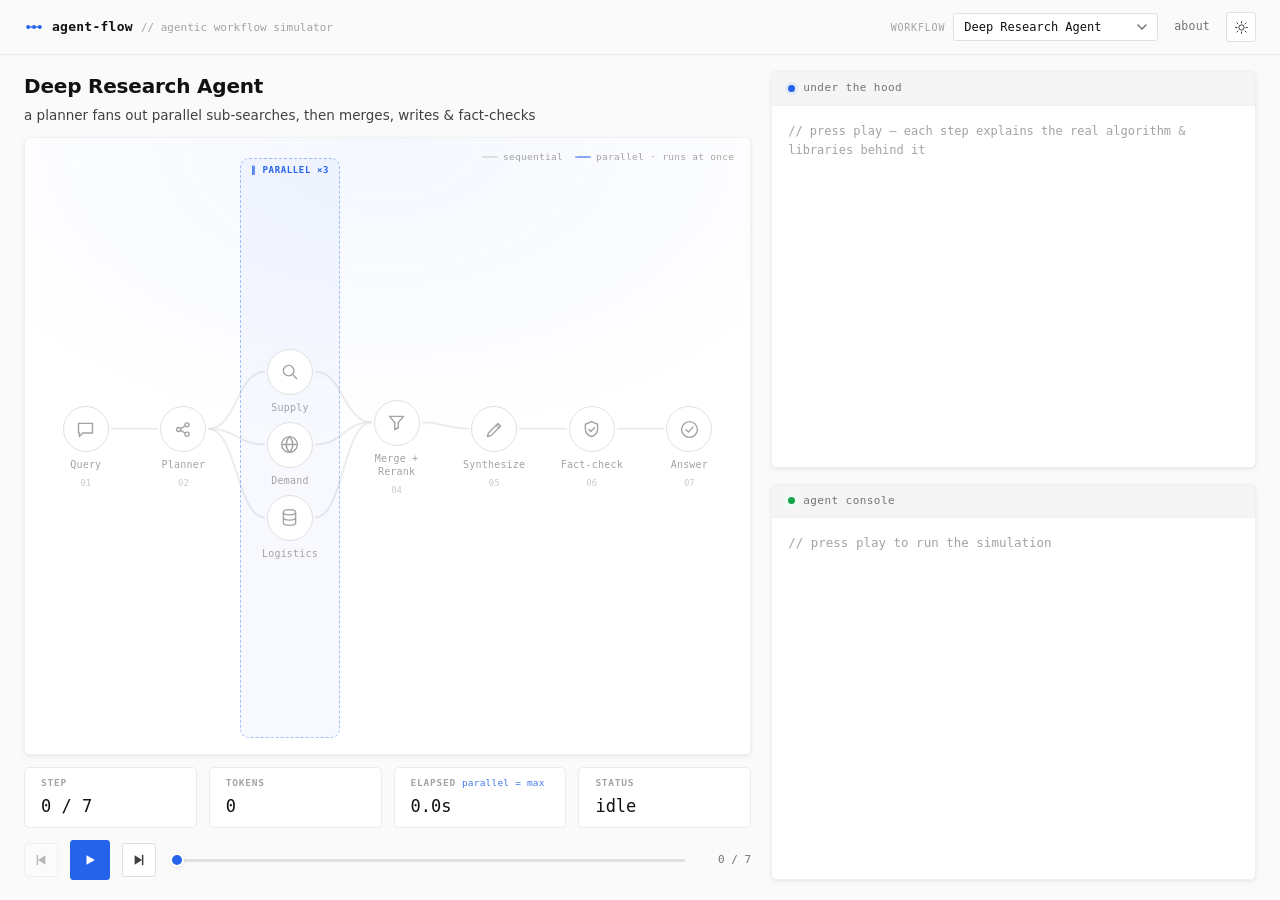
<file: ui/index.html>
<!DOCTYPE html>
<html lang="en">
<head>
<meta charset="UTF-8" />
<meta name="viewport" content="width=device-width, initial-scale=1" />
<title>agent-flow — agentic workflow simulator</title>
<meta name="description" content="A mock agentic-AI workflow simulator: watch real-shaped agent pipelines (deep research, RAG Q&A, multi-agent code review) execute step by step. Fully mocked — no live model calls — deterministic replay." />
<link rel="icon" href="data:image/svg+xml,%3Csvg xmlns='http://www.w3.org/2000/svg' viewBox='0 0 24 24'%3E%3Ccircle cx='5' cy='12' r='2.4' fill='%232563eb'/%3E%3Ccircle cx='12' cy='12' r='2.4' fill='%232563eb'/%3E%3Ccircle cx='19' cy='12' r='2.4' fill='%232563eb'/%3E%3Cpath d='M7.4 12h2.2M14.4 12h2.2' stroke='%232563eb' stroke-width='1.6'/%3E%3C/svg%3E" />
<link rel="stylesheet" href="style.css" />
<script>
  (function () {
    try {
      var stored = localStorage.getItem("agentflow-theme");
      var theme = stored || (window.matchMedia("(prefers-color-scheme: dark)").matches ? "dark" : "light");
      document.documentElement.setAttribute("data-theme", theme);
    } catch (e) {}
  })();
</script>
</head>
<body class="player">
<div class="app">

  <header class="topbar">
    <a class="topbar__brand" href="about.html" title="What is this? — read the intro">
      <svg class="topbar__mark" width="20" height="20" viewBox="0 0 24 24" aria-hidden="true">
        <circle cx="5" cy="12" r="2.4" fill="currentColor" />
        <circle cx="12" cy="12" r="2.4" fill="currentColor" />
        <circle cx="19" cy="12" r="2.4" fill="currentColor" />
        <path d="M7.4 12h2.2M14.4 12h2.2" stroke="currentColor" stroke-width="1.6" />
      </svg>
      <span class="topbar__name">agent-flow</span>
      <span class="topbar__tagline">// agentic workflow simulator</span>
    </a>
    <div class="topbar__controls">
      <label class="scenario-picker">
        <span class="scenario-picker__label">workflow</span>
        <select id="workflowSelect" class="scenario-picker__select" aria-label="Choose workflow"></select>
      </label>
      <a class="topbar__link" href="about.html" title="What is this?">about</a>
      <button id="themeToggle" class="icon-btn" type="button" aria-label="Toggle light/dark theme" title="Toggle theme (t)">
        <svg class="icon-sun" viewBox="0 0 24 24" aria-hidden="true">
          <circle cx="12" cy="12" r="4.2" fill="none" stroke="currentColor" stroke-width="1.6" />
          <g stroke="currentColor" stroke-width="1.6" stroke-linecap="round">
            <path d="M12 2.5v2.4M12 19.1v2.4M4.6 4.6l1.7 1.7M17.7 17.7l1.7 1.7M2.5 12h2.4M19.1 12h2.4M4.6 19.4l1.7-1.7M17.7 6.3l1.7-1.7" />
          </g>
        </svg>
        <svg class="icon-moon" viewBox="0 0 24 24" aria-hidden="true">
          <path d="M20 14.2A8.3 8.3 0 1 1 9.8 4a6.6 6.6 0 0 0 10.2 10.2z" fill="none" stroke="currentColor" stroke-width="1.6" stroke-linejoin="round" />
        </svg>
      </button>
    </div>
  </header>

  <div id="errorBanner" class="error-banner" hidden role="alert"><span id="errorBannerText"></span></div>

  <main class="stage-wrap">

    <div class="wf-head">
      <h1 class="wf-title" id="wfTitle">—</h1>
      <p class="wf-subtitle" id="wfSubtitle"></p>
      <p class="wf-note">// mock simulation · no live model calls · deterministic replay of a real-shaped agent run</p>
    </div>

    <section class="board bracket-frame" aria-label="Workflow pipeline">
      <i class="bf-corner bf-corner--tl" aria-hidden="true"></i>
      <i class="bf-corner bf-corner--tr" aria-hidden="true"></i>
      <i class="bf-corner bf-corner--bl" aria-hidden="true"></i>
      <i class="bf-corner bf-corner--br" aria-hidden="true"></i>
      <div class="board__legend" aria-hidden="true">
        <span class="board__legend-item"><i class="board__swatch board__swatch--seq"></i>sequential</span>
        <span class="board__legend-item"><i class="board__swatch board__swatch--par"></i>parallel · runs at once</span>
      </div>
      <div class="pipeline" id="pipeline"></div>
    </section>

    <div class="meters">
      <div class="meter"><span class="meter__label">step</span><span class="meter__value" id="mStep">0 / 0</span></div>
      <div class="meter"><span class="meter__label">tokens</span><span class="meter__value" id="mTokens">0</span></div>
      <div class="meter"><span class="meter__label">elapsed <em class="meter__hint">parallel = max</em></span><span class="meter__value" id="mElapsed">0.0s</span></div>
      <div class="meter meter--status"><span class="meter__label">status</span><span class="meter__value" id="mStatus">idle</span></div>
    </div>

    <div class="panels">
      <section class="uth bracket-frame" aria-label="Under the hood — how this step really works">
        <i class="bf-corner bf-corner--tl" aria-hidden="true"></i>
        <i class="bf-corner bf-corner--tr" aria-hidden="true"></i>
        <i class="bf-corner bf-corner--bl" aria-hidden="true"></i>
        <i class="bf-corner bf-corner--br" aria-hidden="true"></i>
        <div class="console__head">
          <span class="uth__dot" aria-hidden="true"></span>
          <span class="console__label">under the hood</span>
          <span class="console__meta" id="uthMode"></span>
        </div>
        <div class="uth__body" id="uthBody"></div>
      </section>

      <section class="console bracket-frame" aria-label="Agent console">
        <i class="bf-corner bf-corner--tl" aria-hidden="true"></i>
        <i class="bf-corner bf-corner--tr" aria-hidden="true"></i>
        <i class="bf-corner bf-corner--bl" aria-hidden="true"></i>
        <i class="bf-corner bf-corner--br" aria-hidden="true"></i>
        <div class="console__head">
          <span class="console__dot" aria-hidden="true"></span>
          <span class="console__label">agent console</span>
          <span class="console__meta" id="consoleMeta"></span>
        </div>
        <div class="console__body" id="consoleBody"></div>
      </section>
    </div>

    <div class="transport">
      <button id="stepBackBtn" class="transport__btn" type="button" aria-label="Step back">
        <svg viewBox="0 0 16 16" aria-hidden="true"><rect x="3" y="2" width="1.7" height="12" fill="currentColor" /><path d="M13 2.5v11L4.5 8z" fill="currentColor" /></svg>
      </button>
      <button id="playBtn" class="transport__btn transport__btn--primary" type="button" aria-label="Play" aria-pressed="false">
        <svg class="icon-play" viewBox="0 0 16 16" aria-hidden="true"><path d="M4 2.5v11L13.5 8z" fill="currentColor" /></svg>
        <svg class="icon-pause" viewBox="0 0 16 16" aria-hidden="true"><rect x="3.5" y="2.5" width="3" height="11" rx="0.6" fill="currentColor" /><rect x="9.5" y="2.5" width="3" height="11" rx="0.6" fill="currentColor" /></svg>
      </button>
      <button id="stepFwdBtn" class="transport__btn" type="button" aria-label="Step forward">
        <svg viewBox="0 0 16 16" aria-hidden="true"><rect x="11.3" y="2" width="1.7" height="12" fill="currentColor" /><path d="M3 2.5v11L11.5 8z" fill="currentColor" /></svg>
      </button>
      <input id="scrubInput" class="transport__scrub" type="range" min="0" max="0" step="1" value="0" aria-label="Scrub to step" />
      <span class="transport__roundlabel" id="transportStepLabel">0 / 0</span>
    </div>
  </main>

  <p class="footer">agent-flow — agentic workflow simulator · every run is mocked &amp; deterministic · runs entirely client-side, zero backend, zero dependencies</p>
</div>

<script src="workflows.js"></script>
<script src="app.js"></script>
</body>
</html>
</file>
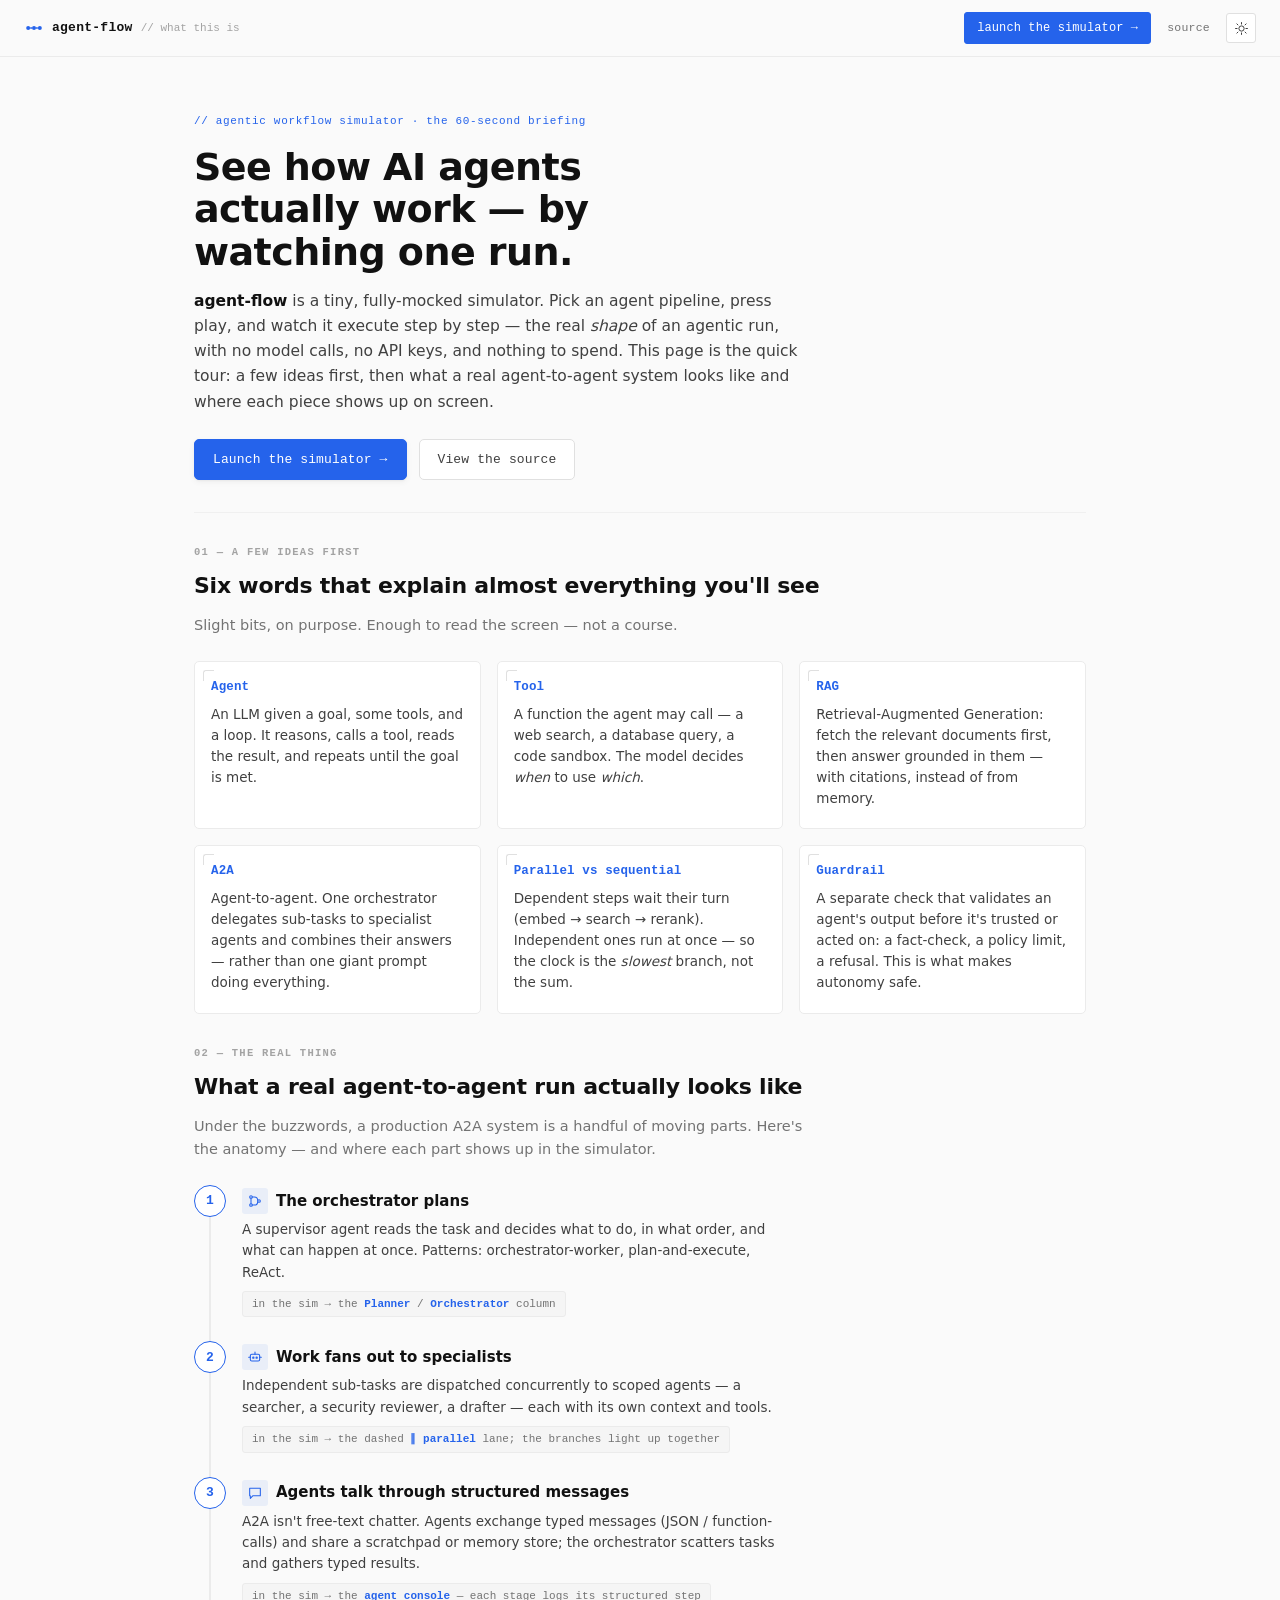
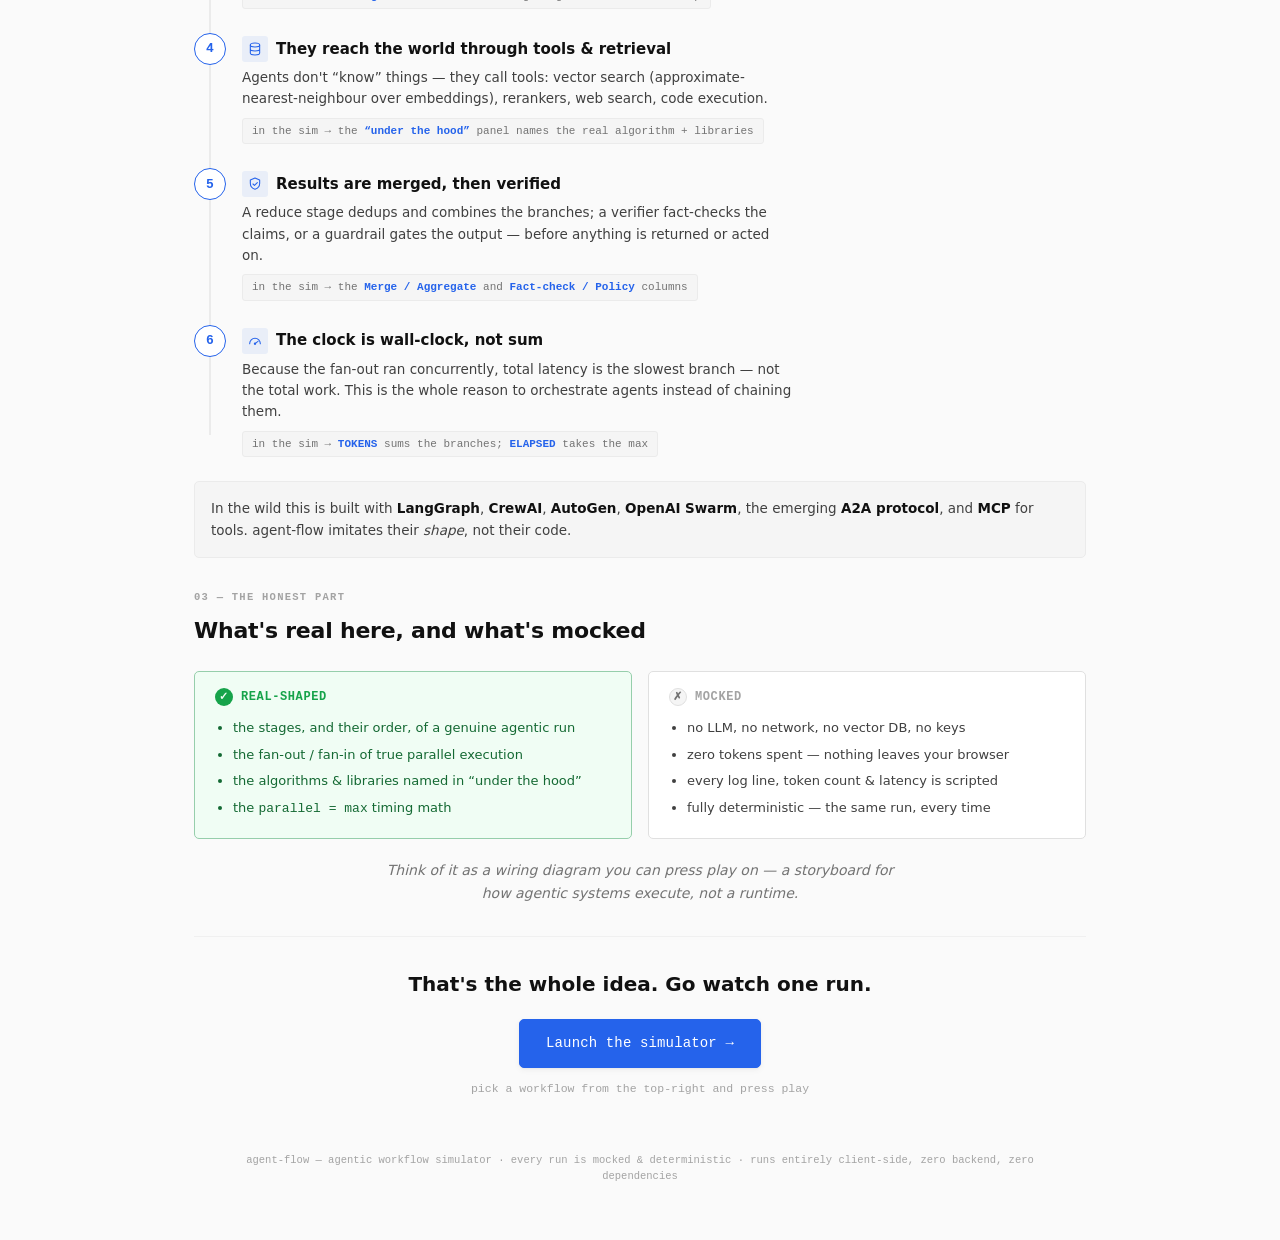
<file: ui/about.html>
<!DOCTYPE html>
<html lang="en">
<head>
<meta charset="UTF-8" />
<meta name="viewport" content="width=device-width, initial-scale=1" />
<title>agent-flow — what this is</title>
<meta name="description" content="A 60-second briefing on agent-flow: a few core ideas (agents, tools, RAG, agent-to-agent orchestration, parallel vs sequential, guardrails), then the anatomy of a real A2A run and exactly how this mocked simulator maps to it." />
<link rel="icon" href="data:image/svg+xml,%3Csvg xmlns='http://www.w3.org/2000/svg' viewBox='0 0 24 24'%3E%3Ccircle cx='5' cy='12' r='2.4' fill='%232563eb'/%3E%3Ccircle cx='12' cy='12' r='2.4' fill='%232563eb'/%3E%3Ccircle cx='19' cy='12' r='2.4' fill='%232563eb'/%3E%3Cpath d='M7.4 12h2.2M14.4 12h2.2' stroke='%232563eb' stroke-width='1.6'/%3E%3C/svg%3E" />
<link rel="stylesheet" href="style.css" />
<script>
  (function () {
    try {
      var stored = localStorage.getItem("agentflow-theme");
      var theme = stored || (window.matchMedia("(prefers-color-scheme: dark)").matches ? "dark" : "light");
      document.documentElement.setAttribute("data-theme", theme);
    } catch (e) {}
  })();
</script>
</head>
<body class="about">
<div class="app">

  <header class="topbar">
    <a class="topbar__brand" href="about.html" title="agent-flow — the intro">
      <svg class="topbar__mark" width="20" height="20" viewBox="0 0 24 24" aria-hidden="true">
        <circle cx="5" cy="12" r="2.4" fill="currentColor" />
        <circle cx="12" cy="12" r="2.4" fill="currentColor" />
        <circle cx="19" cy="12" r="2.4" fill="currentColor" />
        <path d="M7.4 12h2.2M14.4 12h2.2" stroke="currentColor" stroke-width="1.6" />
      </svg>
      <span class="topbar__name">agent-flow</span>
      <span class="topbar__tagline">// what this is</span>
    </a>
    <div class="topbar__controls">
      <a class="topbar__cta" href="index.html">launch the simulator →</a>
      <a class="topbar__link" href="https://github.com/Chitransh-Saxena/agent-flow" target="_blank" rel="noopener">source</a>
      <button id="themeToggle" class="icon-btn" type="button" aria-label="Toggle light/dark theme" title="Toggle theme">
        <svg class="icon-sun" viewBox="0 0 24 24" aria-hidden="true">
          <circle cx="12" cy="12" r="4.2" fill="none" stroke="currentColor" stroke-width="1.6" />
          <g stroke="currentColor" stroke-width="1.6" stroke-linecap="round">
            <path d="M12 2.5v2.4M12 19.1v2.4M4.6 4.6l1.7 1.7M17.7 17.7l1.7 1.7M2.5 12h2.4M19.1 12h2.4M4.6 19.4l1.7-1.7M17.7 6.3l1.7-1.7" />
          </g>
        </svg>
        <svg class="icon-moon" viewBox="0 0 24 24" aria-hidden="true">
          <path d="M20 14.2A8.3 8.3 0 1 1 9.8 4a6.6 6.6 0 0 0 10.2 10.2z" fill="none" stroke="currentColor" stroke-width="1.6" stroke-linejoin="round" />
        </svg>
      </button>
    </div>
  </header>

  <main class="about-wrap">

    <!-- hero -->
    <section class="about-hero">
      <p class="about-eyebrow">// agentic workflow simulator · the 60-second briefing</p>
      <h1 class="about-title">See how AI agents actually work — by watching one run.</h1>
      <p class="about-lead">
        <b>agent-flow</b> is a tiny, fully-mocked simulator. Pick an agent pipeline, press play, and watch it
        execute step by step — the real <i>shape</i> of an agentic run, with no model calls, no API keys, and
        nothing to spend. This page is the quick tour: a few ideas first, then what a real
        <span class="nowrap">agent-to-agent</span> system looks like and where each piece shows up on screen.
      </p>
      <div class="about-actions">
        <a class="btn btn--primary" href="index.html">Launch the simulator →</a>
        <a class="btn btn--ghost" href="https://github.com/Chitransh-Saxena/agent-flow" target="_blank" rel="noopener">View the source</a>
      </div>
    </section>

    <!-- concepts -->
    <section class="about-section">
      <p class="about-kicker">01 — a few ideas first</p>
      <h2 class="about-h2">Six words that explain almost everything you'll see</h2>
      <p class="about-intro">Slight bits, on purpose. Enough to read the screen — not a course.</p>

      <div class="about-cards">
        <div class="about-card">
          <span class="about-card__term">Agent</span>
          <p class="about-card__def">An LLM given a goal, some tools, and a loop. It reasons, calls a tool, reads the result, and repeats until the goal is met.</p>
        </div>
        <div class="about-card">
          <span class="about-card__term">Tool</span>
          <p class="about-card__def">A function the agent may call — a web search, a database query, a code sandbox. The model decides <i>when</i> to use <i>which</i>.</p>
        </div>
        <div class="about-card">
          <span class="about-card__term">RAG</span>
          <p class="about-card__def">Retrieval-Augmented Generation: fetch the relevant documents first, then answer grounded in them — with citations, instead of from memory.</p>
        </div>
        <div class="about-card">
          <span class="about-card__term">A2A</span>
          <p class="about-card__def">Agent-to-agent. One orchestrator delegates sub-tasks to specialist agents and combines their answers — rather than one giant prompt doing everything.</p>
        </div>
        <div class="about-card">
          <span class="about-card__term">Parallel vs sequential</span>
          <p class="about-card__def">Dependent steps wait their turn (embed → search → rerank). Independent ones run at once — so the clock is the <i>slowest</i> branch, not the sum.</p>
        </div>
        <div class="about-card">
          <span class="about-card__term">Guardrail</span>
          <p class="about-card__def">A separate check that validates an agent's output before it's trusted or acted on: a fact-check, a policy limit, a refusal. This is what makes autonomy safe.</p>
        </div>
      </div>
    </section>

    <!-- anatomy of a real A2A run -->
    <section class="about-section">
      <p class="about-kicker">02 — the real thing</p>
      <h2 class="about-h2">What a real agent-to-agent run actually looks like</h2>
      <p class="about-intro">
        Under the buzzwords, a production A2A system is a handful of moving parts. Here's the anatomy —
        and where each part shows up in the simulator.
      </p>

      <ol class="about-steps">
        <li class="about-step">
          <span class="about-step__num">1</span>
          <div class="about-step__body">
            <h3 class="about-step__title">
              <span class="about-step__ico"><svg viewBox="0 0 24 24" fill="none" stroke="currentColor" stroke-width="1.6" stroke-linecap="round" stroke-linejoin="round"><circle cx="6" cy="6" r="2"/><circle cx="6" cy="18" r="2"/><circle cx="18" cy="12" r="2"/><path d="M6 8v8M8 6h3a5 5 0 0 1 5 5M8 18h3a5 5 0 0 0 5-5"/></svg></span>
              The orchestrator plans
            </h3>
            <p class="about-step__desc">A supervisor agent reads the task and decides what to do, in what order, and what can happen at once. Patterns: orchestrator-worker, plan-and-execute, ReAct.</p>
            <p class="about-step__map">in the sim → the <b>Planner</b> / <b>Orchestrator</b> column</p>
          </div>
        </li>
        <li class="about-step">
          <span class="about-step__num">2</span>
          <div class="about-step__body">
            <h3 class="about-step__title">
              <span class="about-step__ico"><svg viewBox="0 0 24 24" fill="none" stroke="currentColor" stroke-width="1.6" stroke-linecap="round" stroke-linejoin="round"><rect x="5" y="8" width="14" height="10" rx="2.2"/><path d="M12 8V4.5M2.5 12.5h2.5M19 12.5h2.5"/><circle cx="9.5" cy="13" r="1"/><circle cx="14.5" cy="13" r="1"/></svg></span>
              Work fans out to specialists
            </h3>
            <p class="about-step__desc">Independent sub-tasks are dispatched concurrently to scoped agents — a searcher, a security reviewer, a drafter — each with its own context and tools.</p>
            <p class="about-step__map">in the sim → the dashed <b>∥ parallel</b> lane; the branches light up together</p>
          </div>
        </li>
        <li class="about-step">
          <span class="about-step__num">3</span>
          <div class="about-step__body">
            <h3 class="about-step__title">
              <span class="about-step__ico"><svg viewBox="0 0 24 24" fill="none" stroke="currentColor" stroke-width="1.6" stroke-linecap="round" stroke-linejoin="round"><path d="M4 5h16v11H9l-4 4v-4H4z"/></svg></span>
              Agents talk through structured messages
            </h3>
            <p class="about-step__desc">A2A isn't free-text chatter. Agents exchange typed messages (JSON / function-calls) and share a scratchpad or memory store; the orchestrator scatters tasks and gathers typed results.</p>
            <p class="about-step__map">in the sim → the <b>agent console</b> — each stage logs its structured step</p>
          </div>
        </li>
        <li class="about-step">
          <span class="about-step__num">4</span>
          <div class="about-step__body">
            <h3 class="about-step__title">
              <span class="about-step__ico"><svg viewBox="0 0 24 24" fill="none" stroke="currentColor" stroke-width="1.6" stroke-linecap="round" stroke-linejoin="round"><ellipse cx="12" cy="6" rx="7" ry="3"/><path d="M5 6v12c0 1.7 3.1 3 7 3s7-1.3 7-3V6M5 12c0 1.7 3.1 3 7 3s7-1.3 7-3"/></svg></span>
              They reach the world through tools &amp; retrieval
            </h3>
            <p class="about-step__desc">Agents don't “know” things — they call tools: vector search (approximate-nearest-neighbour over embeddings), rerankers, web search, code execution.</p>
            <p class="about-step__map">in the sim → the <b>“under the hood”</b> panel names the real algorithm + libraries</p>
          </div>
        </li>
        <li class="about-step">
          <span class="about-step__num">5</span>
          <div class="about-step__body">
            <h3 class="about-step__title">
              <span class="about-step__ico"><svg viewBox="0 0 24 24" fill="none" stroke="currentColor" stroke-width="1.6" stroke-linecap="round" stroke-linejoin="round"><path d="M12 3l7 3v5c0 4.8-3.4 7.9-7 9-3.6-1.1-7-4.2-7-9V6z"/><path d="M9 12l2.2 2.2L15.5 10"/></svg></span>
              Results are merged, then verified
            </h3>
            <p class="about-step__desc">A reduce stage dedups and combines the branches; a verifier fact-checks the claims, or a guardrail gates the output — before anything is returned or acted on.</p>
            <p class="about-step__map">in the sim → the <b>Merge / Aggregate</b> and <b>Fact-check / Policy</b> columns</p>
          </div>
        </li>
        <li class="about-step">
          <span class="about-step__num">6</span>
          <div class="about-step__body">
            <h3 class="about-step__title">
              <span class="about-step__ico"><svg viewBox="0 0 24 24" fill="none" stroke="currentColor" stroke-width="1.6" stroke-linecap="round" stroke-linejoin="round"><path d="M4 16a8 8 0 0 1 16 0"/><path d="M12 16l4.5-3.5"/><circle cx="12" cy="16" r="1"/></svg></span>
              The clock is wall-clock, not sum
            </h3>
            <p class="about-step__desc">Because the fan-out ran concurrently, total latency is the slowest branch — not the total work. This is the whole reason to orchestrate agents instead of chaining them.</p>
            <p class="about-step__map">in the sim → <b>TOKENS</b> sums the branches; <b>ELAPSED</b> takes the max</p>
          </div>
        </li>
      </ol>

      <p class="about-frameworks">
        In the wild this is built with <b>LangGraph</b>, <b>CrewAI</b>, <b>AutoGen</b>, <b>OpenAI Swarm</b>,
        the emerging <b>A2A protocol</b>, and <b>MCP</b> for tools. agent-flow imitates their <i>shape</i>, not their code.
      </p>
    </section>

    <!-- what's real / what's mocked -->
    <section class="about-section">
      <p class="about-kicker">03 — the honest part</p>
      <h2 class="about-h2">What's real here, and what's mocked</h2>

      <div class="about-real">
        <div class="about-real__col about-real__col--yes">
          <span class="about-real__head"><span class="about-real__mark">✓</span> real-shaped</span>
          <ul class="about-real__list">
            <li>the stages, and their order, of a genuine agentic run</li>
            <li>the fan-out / fan-in of true parallel execution</li>
            <li>the algorithms &amp; libraries named in “under the hood”</li>
            <li>the <span class="mono">parallel = max</span> timing math</li>
          </ul>
        </div>
        <div class="about-real__col about-real__col--no">
          <span class="about-real__head"><span class="about-real__mark">✗</span> mocked</span>
          <ul class="about-real__list">
            <li>no LLM, no network, no vector DB, no keys</li>
            <li>zero tokens spent — nothing leaves your browser</li>
            <li>every log line, token count &amp; latency is scripted</li>
            <li>fully deterministic — the same run, every time</li>
          </ul>
        </div>
      </div>
      <p class="about-note">Think of it as a wiring diagram you can press play on — a storyboard for how agentic systems execute, not a runtime.</p>
    </section>

    <!-- cta -->
    <section class="about-cta">
      <h2 class="about-cta__title">That's the whole idea. Go watch one run.</h2>
      <a class="btn btn--primary btn--lg" href="index.html">Launch the simulator →</a>
      <p class="about-cta__hint">pick a workflow from the top-right and press play</p>
    </section>

    <p class="footer">agent-flow — agentic workflow simulator · every run is mocked &amp; deterministic · runs entirely client-side, zero backend, zero dependencies</p>
  </main>
</div>

<script>
  (function () {
    var btn = document.getElementById("themeToggle");
    if (!btn) return;
    btn.addEventListener("click", function () {
      var cur = document.documentElement.getAttribute("data-theme") === "dark" ? "dark" : "light";
      var next = cur === "dark" ? "light" : "dark";
      document.documentElement.setAttribute("data-theme", next);
      try { localStorage.setItem("agentflow-theme", next); } catch (e) {}
    });
  })();
</script>
</body>
</html>
</file>
<file: ui/style.css>
/* ==========================================================================
   agent-flow — "Calm Console" design language
   Tokens below are reused verbatim from the companion portfolio site this
   project pairs with. Quiet, restrained, instrument-panel aesthetic:
   thin hairlines, muted semantic color, no gradients/glow/bounce.
   ========================================================================== */

:root {
  --font-sans: "Inter", -apple-system, BlinkMacSystemFont, system-ui, sans-serif;
  --font-display: "Fraunces", "Iowan Old Style", Georgia, serif;
  --font-mono: "JetBrains Mono", ui-monospace, "SF Mono", Menlo, monospace;

  --bg: #fafafa; --bg-2: #f4f5f7; --surface: #ffffff; --surface-2: #f5f5f5;
  --border: #ebebeb; --border-strong: #e0e0e0; --line: #f0f0f0;
  --text: #111111; --text-2: #404040; --text-3: #737373; --text-4: #a3a3a3;
  --accent: #2563eb; --accent-hover: #1d4ed8; --accent-subtle: #dbeafe; --accent-ghost: rgba(37,99,235,0.08);
  --green: #16a34a; --green-subtle: #f0fdf4;
  --amber: #b45309; --amber-subtle: #fef8ec;
  --red: #dc2626; --red-subtle: #fef2f2;
  --radius: 5px; --radius-sm: 3px; --radius-lg: 9px;
  --shadow-sm: 0 1px 2px rgba(17,17,17,0.04), 0 2px 6px rgba(17,17,17,0.05);

  /* spacing scale — not part of the shared token set, defined locally for
     internal rhythm/consistency across this app's own layout */
  --space-1: 4px; --space-2: 8px; --space-3: 12px; --space-4: 16px;
  --space-5: 20px; --space-6: 24px; --space-8: 32px;

  --t-fast: 150ms ease-out;
  --t-med: 220ms ease-out;
}

html[data-theme="dark"] {
  --bg: #0c0d10; --bg-2: #0e0f13; --surface: #15161b; --surface-2: #1a1c22;
  --border: #262932; --border-strong: #333743; --line: #20232b;
  --text: #f2f3f5; --text-2: #c3c7d0; --text-3: #9297a3; --text-4: #666b77;
  --accent: #6191ff; --accent-hover: #83a8ff; --accent-subtle: rgba(97,145,255,0.16); --accent-ghost: rgba(97,145,255,0.1);
  --green: #4ade80; --green-subtle: rgba(74,222,128,0.12);
  --amber: #fbbf24; --amber-subtle: rgba(251,191,36,0.12);
  --red: #f87171; --red-subtle: rgba(248,113,113,0.12);
  --shadow-sm: 0 1px 3px rgba(0,0,0,0.4);
}

/* Respect prefers-color-scheme by default when the user hasn't overridden
   via the toggle (inline boot script sets data-theme before first paint;
   this block only matters if JS is unavailable). */
@media (prefers-color-scheme: dark) {
  :root:not([data-theme="light"]) {
    --bg: #0c0d10; --bg-2: #0e0f13; --surface: #15161b; --surface-2: #1a1c22;
    --border: #262932; --border-strong: #333743; --line: #20232b;
    --text: #f2f3f5; --text-2: #c3c7d0; --text-3: #9297a3; --text-4: #666b77;
    --accent: #6191ff; --accent-hover: #83a8ff; --accent-subtle: rgba(97,145,255,0.16); --accent-ghost: rgba(97,145,255,0.1);
    --green: #4ade80; --green-subtle: rgba(74,222,128,0.12);
    --amber: #fbbf24; --amber-subtle: rgba(251,191,36,0.12);
    --red: #f87171; --red-subtle: rgba(248,113,113,0.12);
    --shadow-sm: 0 1px 3px rgba(0,0,0,0.4);
  }
}

/* ==========================================================================
   Reset + base
   ========================================================================== */

*, *::before, *::after { box-sizing: border-box; }
html, body { height: 100%; }
body {
  margin: 0;
  background: var(--bg);
  color: var(--text);
  font-family: var(--font-sans);
  font-size: 14px;
  line-height: 1.5;
  -webkit-font-smoothing: antialiased;
  transition: background var(--t-med), color var(--t-med);
}
h1, h2, h3, p, ol, ul { margin: 0; }
button, select, input { font-family: inherit; color: inherit; }
button { cursor: pointer; }

/* The `hidden` attribute must always win over component display classes —
   without this, any ".foo[hidden]" element where .foo sets its own
   `display` ties the UA [hidden] rule on specificity and (being
   author-origin) beats it, silently un-hiding the element. */
[hidden] { display: none !important; }
svg { display: block; }

:focus-visible {
  outline: 2px solid var(--accent);
  outline-offset: 2px;
}

/* ==========================================================================
   Topbar
   ========================================================================== */

.topbar {
  position: sticky;
  top: 0;
  z-index: 20;
  display: flex;
  align-items: center;
  justify-content: space-between;
  gap: var(--space-4);
  padding: var(--space-3) var(--space-6);
  background: var(--bg);
  border-bottom: 1px solid var(--border);
}

.topbar__brand { display: flex; align-items: baseline; gap: var(--space-2); text-decoration: none; transition: opacity var(--t-fast); }
a.topbar__brand:hover { opacity: 0.72; }
.topbar__mark { color: var(--accent); flex-shrink: 0; align-self: center; }
.topbar__name {
  font-family: var(--font-mono);
  font-weight: 600;
  font-size: 13px;
  letter-spacing: 0.02em;
  color: var(--text);
}
.topbar__tagline {
  font-family: var(--font-mono);
  font-size: 11px;
  color: var(--text-4);
}

.topbar__controls { display: flex; align-items: center; gap: var(--space-3); min-width: 0; flex-shrink: 1; }

.scenario-picker { display: flex; align-items: center; gap: var(--space-2); min-width: 0; }
.scenario-picker__label {
  font-family: var(--font-mono);
  font-size: 10px;
  letter-spacing: 0.08em;
  text-transform: uppercase;
  color: var(--text-4);
  flex-shrink: 0;
}
.scenario-picker__select {
  appearance: none; -webkit-appearance: none;
  background-color: var(--surface);
  background-image: url("data:image/svg+xml,%3Csvg xmlns='http://www.w3.org/2000/svg' width='10' height='6'%3E%3Cpath d='M1 1l4 4 4-4' stroke='%23737373' stroke-width='1.5' fill='none' stroke-linecap='round' stroke-linejoin='round'/%3E%3C/svg%3E");
  background-repeat: no-repeat;
  background-position: right 10px center;
  border: 1px solid var(--border-strong);
  border-radius: var(--radius-sm);
  padding: 6px 26px 6px 10px;
  font-family: var(--font-mono);
  font-size: 12px;
  color: var(--text);
  width: 100%;
  min-width: 0;
  max-width: 280px;
  overflow: hidden;
  white-space: nowrap;
  text-overflow: ellipsis;
  transition: border-color var(--t-fast);
}
@media (max-width: 640px) {
  .scenario-picker__select { max-width: 150px; }
  .topbar__tagline { display: none; }
}
.scenario-picker__select:hover { border-color: var(--text-4); }

.icon-btn {
  display: inline-flex;
  align-items: center;
  justify-content: center;
  width: 30px;
  height: 30px;
  background: var(--surface);
  border: 1px solid var(--border-strong);
  border-radius: var(--radius-sm);
  color: var(--text-2);
  transition: background var(--t-fast), border-color var(--t-fast), color var(--t-fast);
}
.icon-btn:hover { background: var(--surface-2); border-color: var(--text-4); color: var(--text); }
.icon-btn svg { width: 15px; height: 15px; }

.icon-moon { display: none; }
html[data-theme="dark"] .icon-sun { display: none; }
html[data-theme="dark"] .icon-moon { display: block; }

/* ==========================================================================
   Error banner
   ========================================================================== */

.error-banner {
  display: flex;
  align-items: baseline;
  gap: var(--space-2);
  margin: var(--space-4) var(--space-6) 0;
  padding: var(--space-3) var(--space-4);
  background: var(--red-subtle);
  border: 1px solid var(--red);
  border-radius: var(--radius);
  color: var(--red);
  font-family: var(--font-mono);
  font-size: 12px;
  line-height: 1.6;
}
.error-banner[hidden] { display: none; }
.error-banner strong { font-weight: 700; }

/* ==========================================================================
   Layout — a single centered column by default (mobile-first / short screens);
   on a large enough viewport it becomes a fixed app-shell that fits one frame
   (see the app-shell media query at the very bottom).
   ========================================================================== */

.app { display: flex; flex-direction: column; min-height: 100%; }

.stage-wrap {
  width: 100%;
  max-width: 1080px;
  margin: 0 auto;
  padding: var(--space-6) var(--space-6) var(--space-8);
  display: flex;
  flex-direction: column;
  gap: var(--space-4);
}

.wf-head { flex: none; }
.wf-title { font-size: 20px; font-weight: 700; letter-spacing: -0.01em; color: var(--text); }
.wf-subtitle { margin-top: 4px; font-size: 13.5px; color: var(--text-2); }
.wf-note {
  margin-top: 6px;
  font-family: var(--font-mono); font-size: 10.5px; letter-spacing: 0.03em; color: var(--text-4);
}

/* ==========================================================================
   Bracket-frame motif — L-shaped "scan target" corner ticks
   ========================================================================== */

.bracket-frame {
  position: relative;
  background: var(--surface);
  border: 1px solid var(--line);
  border-radius: var(--radius);
  box-shadow: var(--shadow-sm);
}
.bf-corner { position: absolute; width: 14px; height: 14px; pointer-events: none; z-index: 2; }
.bf-corner--tl { top: -1px; left: -1px; border-top: 1.5px solid var(--border-strong); border-left: 1.5px solid var(--border-strong); border-top-left-radius: 4px; }
.bf-corner--tr { top: -1px; right: -1px; border-top: 1.5px solid var(--border-strong); border-right: 1.5px solid var(--border-strong); border-top-right-radius: 4px; }
.bf-corner--bl { bottom: -1px; left: -1px; border-bottom: 1.5px solid var(--border-strong); border-left: 1.5px solid var(--border-strong); border-bottom-left-radius: 4px; }
.bf-corner--br { bottom: -1px; right: -1px; border-bottom: 1.5px solid var(--border-strong); border-right: 1.5px solid var(--border-strong); border-bottom-right-radius: 4px; }

/* ==========================================================================
   The pipeline board — columns left→right; a column with >1 stage is parallel
   ========================================================================== */

.board {
  position: relative;
  flex: none;
  padding: var(--space-6) var(--space-6) var(--space-5);
  background:
    radial-gradient(120% 90% at 50% 0%, color-mix(in srgb, var(--accent) 5%, transparent), transparent 55%),
    var(--surface);
  overflow: hidden;
}
@media (max-width: 820px) {
  .board { overflow-x: auto; padding: var(--space-5) var(--space-4); }
}

.board__legend {
  position: absolute; top: var(--space-3); right: var(--space-4); z-index: 3;
  display: flex; gap: var(--space-3);
  font-family: var(--font-mono); font-size: 9.5px; letter-spacing: 0.03em; color: var(--text-4);
}
.board__legend-item { display: inline-flex; align-items: center; gap: 5px; }
.board__swatch { width: 16px; height: 0; border-top: 2px solid var(--border-strong); border-radius: 2px; }
.board__swatch--par { border-top-style: dashed; border-top-color: color-mix(in srgb, var(--accent) 55%, transparent); }
@media (max-width: 560px) { .board__legend { display: none; } }

.pipeline {
  position: relative;
  height: 100%;
  display: flex;
  align-items: center;
  justify-content: space-between;
  gap: var(--space-4);
  min-width: 680px;
  min-height: 236px;
}

/* the SVG connector overlay (edges + flying packets), behind the cards */
.pipe-svg { position: absolute; inset: 0; width: 100%; height: 100%; z-index: 0; overflow: visible; pointer-events: none; }
.edge {
  fill: none;
  stroke: var(--border-strong);
  stroke-width: 2;
  opacity: 0.6;
  transition: stroke 420ms ease, opacity 420ms ease;
}
.edge.is-lit {
  stroke: var(--accent);
  opacity: 1;
  filter: drop-shadow(0 0 3px color-mix(in srgb, var(--accent) 45%, transparent));
}
.pipe-packet {
  fill: var(--accent);
  filter: drop-shadow(0 0 6px color-mix(in srgb, var(--accent) 75%, transparent));
}

/* a column: single stage, or several stacked = parallel */
.pipe-col {
  position: relative;
  z-index: 1;
  flex: 1 1 0;
  min-width: 72px;
  align-self: stretch;
  display: flex;
  flex-direction: column;
  align-items: center;
  justify-content: center;
  gap: var(--space-3);
}
.pipe-col--parallel {
  gap: var(--space-2);
  padding: 20px var(--space-2) var(--space-2);
  border: 1px dashed color-mix(in srgb, var(--accent) 38%, transparent);
  border-radius: var(--radius-lg);
  background: color-mix(in srgb, var(--accent) 3.5%, transparent);
}
/* one shared step number reads as one step — don't repeat it per branch */
.pipe-col--parallel .stage__step { display: none; }
.pipe-col__tag {
  position: absolute; top: 5px; left: 50%; transform: translateX(-50%);
  white-space: nowrap;
  font-family: var(--font-mono); font-size: 9px; font-weight: 600;
  letter-spacing: 0.07em; text-transform: uppercase;
  color: var(--accent);
}

/* stage cards */
.stage {
  position: relative;
  display: flex;
  flex-direction: column;
  align-items: center;
  gap: 6px;
  text-align: center;
  cursor: pointer;
}
.stage__icon {
  position: relative;
  width: 46px; height: 46px;
  display: grid; place-items: center;
  border-radius: 50%;
  background: var(--surface);
  border: 1.5px solid var(--border-strong);
  color: var(--text-4);
  transition: color 340ms ease, border-color 340ms ease, background 340ms ease, transform 340ms ease, box-shadow 340ms ease;
}
.stage__icon svg { width: 21px; height: 21px; }
.stage__label {
  font-family: var(--font-mono);
  font-size: 10px; letter-spacing: 0.02em; line-height: 1.3;
  color: var(--text-4);
  max-width: 92px;
  transition: color 340ms ease;
}
.stage__step {
  font-family: var(--font-mono); font-size: 9px; color: var(--text-4); opacity: 0.55;
  font-feature-settings: "tnum";
}
.stage:hover .stage__icon { border-color: var(--text-4); color: var(--text-3); }

.stage.is-active .stage__icon {
  color: var(--accent);
  border-color: var(--accent);
  background: var(--accent-ghost);
  transform: scale(1.09);
  box-shadow: 0 0 0 5px var(--accent-ghost), 0 0 22px -2px color-mix(in srgb, var(--accent) 55%, transparent);
}
.stage.is-active .stage__label { color: var(--text); font-weight: 500; }
.stage.is-active .stage__step { color: var(--accent); opacity: 1; }

.stage.is-done .stage__icon { color: #fff; border-color: var(--accent); background: var(--accent); }
.stage.is-done .stage__label { color: var(--text-2); }
html[data-theme="dark"] .stage.is-done .stage__icon { color: var(--bg); }

/* expanding ring pulse when a stage activates */
.stage--pulse .stage__icon::after {
  content: "";
  position: absolute; inset: -3px;
  border-radius: 50%;
  border: 2px solid var(--accent);
  animation: ringPulse 760ms ease-out forwards;
  pointer-events: none;
}
@keyframes ringPulse {
  from { transform: scale(1); opacity: 0.8; }
  to { transform: scale(1.9); opacity: 0; }
}

/* ==========================================================================
   Meters
   ========================================================================== */

.meters { display: flex; gap: var(--space-3); flex-wrap: wrap; flex: none; }
.meter {
  flex: 1 1 0; min-width: 112px;
  background: var(--surface);
  border: 1px solid var(--border);
  border-radius: var(--radius);
  padding: var(--space-2) var(--space-4);
  display: flex; flex-direction: column; gap: 3px;
}
.meter__label {
  font-family: var(--font-mono); font-size: 9.5px; font-weight: 600;
  letter-spacing: 0.08em; text-transform: uppercase; color: var(--text-4);
  display: flex; align-items: baseline; gap: 6px;
}
.meter__hint {
  font-style: normal; font-weight: 500; letter-spacing: 0.02em;
  text-transform: none; color: var(--accent); opacity: 0.85;
}
.meter__value {
  font-family: var(--font-mono); font-size: 17px; font-weight: 500;
  color: var(--text); font-feature-settings: "tnum";
  transition: color 200ms ease;
}
.meter__value.is-running { color: var(--accent); }
.meter__value.is-done { color: var(--green); }

/* ==========================================================================
   Panels — "under the hood" learning panel + agent console, side by side
   ========================================================================== */

.panels {
  display: grid;
  grid-template-columns: minmax(0, 1fr) minmax(0, 1fr);
  gap: var(--space-4);
  align-items: stretch;
  flex: none;
}
@media (max-width: 820px) { .panels { grid-template-columns: 1fr; } }

.console__head {
  display: flex; align-items: center; gap: var(--space-2);
  padding: var(--space-2) var(--space-4);
  border-bottom: 1px solid var(--line);
  background: var(--surface-2);
  flex: none;
}
.console__dot {
  width: 7px; height: 7px; border-radius: 50%;
  background: var(--green);
  box-shadow: 0 0 0 3px var(--green-subtle);
  animation: livePulse 2.4s ease-in-out infinite;
}
.uth__dot {
  width: 7px; height: 7px; border-radius: 50%;
  background: var(--accent);
  box-shadow: 0 0 0 3px var(--accent-ghost);
}
@keyframes livePulse { 0%, 100% { opacity: 1; } 50% { opacity: 0.5; } }
.console__label { font-family: var(--font-mono); font-size: 11px; letter-spacing: 0.04em; color: var(--text-3); }
.console__meta { margin-left: auto; font-family: var(--font-mono); font-size: 10.5px; color: var(--text-4); }
.console__meta.is-parallel { color: var(--accent); }

/* ---- under the hood ---- */
.uth { padding: 0; overflow: hidden; display: flex; flex-direction: column; }
.uth__body {
  padding: var(--space-4);
  min-height: 150px; max-height: 248px; overflow-y: auto;
  display: flex; flex-direction: column; gap: var(--space-4);
}
.uth__hint { font-family: var(--font-mono); font-size: 12px; color: var(--text-4); line-height: 1.6; }

.uth__stage { display: flex; flex-direction: column; gap: 7px; animation: logIn 260ms ease-out; }
.uth__stage + .uth__stage { padding-top: var(--space-4); border-top: 1px dashed var(--border); }
.uth__stagehead { display: flex; align-items: center; gap: var(--space-2); }
.uth__ico {
  width: 26px; height: 26px; flex-shrink: 0;
  display: grid; place-items: center;
  border-radius: var(--radius-sm);
  background: var(--accent-ghost); color: var(--accent);
}
.uth__ico svg { width: 16px; height: 16px; }
.uth__name {
  font-family: var(--font-mono); font-size: 12.5px; font-weight: 600;
  letter-spacing: 0.01em; color: var(--text);
}
.uth__algo { font-size: 12.5px; line-height: 1.55; color: var(--text-2); }
.uth__libs { display: flex; flex-wrap: wrap; align-items: center; gap: 5px; margin-top: 1px; }
.uth__libslabel {
  font-family: var(--font-mono); font-size: 8.5px; font-weight: 600;
  letter-spacing: 0.09em; text-transform: uppercase; color: var(--text-4);
  margin-right: 2px;
}
.uth__lib {
  font-family: var(--font-mono); font-size: 10.5px; color: var(--text-2);
  background: var(--surface-2); border: 1px solid var(--border);
  border-radius: var(--radius-sm); padding: 2px 7px;
}

/* ---- agent console ---- */
.console { padding: 0; overflow: hidden; display: flex; flex-direction: column; }
.console__body {
  padding: var(--space-4);
  min-height: 150px; max-height: 248px; overflow-y: auto;
  display: flex; flex-direction: column; gap: var(--space-3);
  font-family: var(--font-mono); font-size: 12.5px; line-height: 1.5;
}
.console__hint { color: var(--text-4); }

.logline { display: flex; flex-wrap: wrap; align-items: baseline; gap: var(--space-2); animation: logIn 260ms ease-out; }
@keyframes logIn { from { opacity: 0; transform: translateY(5px); } to { opacity: 1; transform: none; } }
.logline__stage {
  flex-shrink: 0;
  font-size: 9.5px; letter-spacing: 0.05em; text-transform: uppercase;
  color: var(--accent); background: var(--accent-ghost);
  padding: 2px 6px; border-radius: var(--radius-sm);
}
.logline__body { color: var(--text-2); }
.logline__gen {
  width: 100%; margin-top: 5px; padding-left: 10px;
  border-left: 2px solid color-mix(in srgb, var(--accent) 40%, transparent);
  color: var(--text);
}
.logline__cursor {
  display: inline-block; width: 7px; height: 1.05em;
  background: var(--accent); margin-left: 1px; vertical-align: -2px;
  animation: blink 1s steps(1) infinite;
}
@keyframes blink { 50% { opacity: 0; } }
.logline--done .logline__stage { color: var(--green); background: var(--green-subtle); }
.logline--done .logline__body { color: var(--green); }

/* the "N agents in parallel" fork marker before a parallel column's logs */
.logline--fork { margin-bottom: -2px; }
.logline__fork {
  font-size: 10px; letter-spacing: 0.03em; color: var(--accent);
  border-left: 2px solid color-mix(in srgb, var(--accent) 45%, transparent);
  padding-left: 8px;
}

/* ==========================================================================
   Transport (playback controls)
   ========================================================================== */

.transport { display: flex; align-items: center; gap: var(--space-3); flex: none; }
.transport__btn {
  display: inline-flex; align-items: center; justify-content: center;
  width: 34px; height: 34px; flex-shrink: 0;
  background: var(--surface);
  border: 1px solid var(--border-strong);
  border-radius: var(--radius-sm);
  color: var(--text-2);
  transition: background var(--t-fast), border-color var(--t-fast), transform var(--t-fast);
}
.transport__btn:hover:not(:disabled) { background: var(--surface-2); border-color: var(--text-4); }
.transport__btn:active:not(:disabled) { transform: scale(0.94); }
.transport__btn:disabled { opacity: 0.35; cursor: default; }
.transport__btn svg { width: 14px; height: 14px; }
.transport__btn--primary { width: 40px; height: 40px; background: var(--accent); border-color: var(--accent); color: #fff; }
.transport__btn--primary:hover:not(:disabled) { background: var(--accent-hover); border-color: var(--accent-hover); }
html[data-theme="dark"] .transport__btn--primary { color: var(--bg); }

/* play / pause icon toggle — driven by an .is-playing class on the button */
.transport__btn--primary .icon-pause { display: none; }
.transport__btn--primary.is-playing .icon-play { display: none; }
.transport__btn--primary.is-playing .icon-pause { display: block; }

.transport__scrub {
  flex: 1; min-width: 0;
  -webkit-appearance: none; appearance: none;
  height: 3px; background: var(--border-strong); border-radius: 2px; outline-offset: 6px;
}
.transport__scrub::-webkit-slider-thumb {
  -webkit-appearance: none; width: 14px; height: 14px; border-radius: 50%;
  background: var(--accent); border: 2px solid var(--surface); box-shadow: var(--shadow-sm);
  cursor: pointer; transition: transform var(--t-fast);
}
.transport__scrub::-webkit-slider-thumb:hover { transform: scale(1.15); }
.transport__scrub::-moz-range-thumb {
  width: 14px; height: 14px; border-radius: 50%;
  background: var(--accent); border: 2px solid var(--surface); box-shadow: var(--shadow-sm); cursor: pointer;
}
.transport__scrub::-moz-range-track { height: 3px; background: var(--border-strong); border-radius: 2px; }
.transport__roundlabel {
  flex-shrink: 0; font-family: var(--font-mono); font-size: 11px; color: var(--text-3);
  min-width: 52px; text-align: right; font-feature-settings: "tnum";
}

/* ==========================================================================
   Footer + responsive + reduced motion
   ========================================================================== */

.footer {
  width: 100%; max-width: 1080px; margin: 0 auto;
  padding: 0 var(--space-6) var(--space-6);
  font-family: var(--font-mono); font-size: 10.5px; color: var(--text-4);
}

@media (max-width: 720px) {
  .stage-wrap { padding: var(--space-4) var(--space-4) var(--space-6); }
  .meters { gap: var(--space-2); }
  .meter { min-width: calc(50% - var(--space-2)); }
}

/* ==========================================================================
   App-shell — on a large enough viewport, lock the whole player into one
   frame: no page scroll, the board sits up top, the panels fill the middle
   (scrolling internally), and the meters + transport stay pinned in view.
   Below this threshold we fall back to the normal scrolling column above,
   so short/mobile screens never get clipped or congested.
   ========================================================================== */

@media (min-width: 1200px) and (min-height: 560px) {
  /* scoped to the player page (body.player) so the about page — which shares
     this stylesheet — still scrolls normally on desktop. */
  body.player { overflow: hidden; }
  body.player .app { height: 100vh; overflow: hidden; }
  body.player .topbar { flex: 0 0 auto; }

  /* two-column cockpit: title + diagram + meters + slider stack down the
     LEFT; the two reading panels fill the full-height RIGHT column. Uses
     grid-areas over the existing flat markup, so no HTML regroup is needed. */
  body.player .stage-wrap {
    flex: 1 1 auto;
    min-height: 0;
    max-width: 1440px;
    padding: var(--space-4) var(--space-6) var(--space-5);
    display: grid;
    grid-template-columns: minmax(0, 1.5fr) minmax(340px, 1fr);
    grid-template-rows: auto minmax(0, 1fr) auto auto;
    grid-template-areas:
      "head      panels"
      "board     panels"
      "meters    panels"
      "transport panels";
    column-gap: var(--space-5);
    row-gap: var(--space-3);
    overflow: hidden;
  }
  body.player .wf-head   { grid-area: head; }
  /* clip, not scroll: the lit-edge glow / packet drop-shadow paints a few px
     outside the pipeline box, and overflow:auto would turn that into stray
     scrollbars. Content itself always fits at this breakpoint. */
  body.player .board     { grid-area: board; height: auto; min-height: 0; overflow: hidden; padding: var(--space-5) var(--space-5) var(--space-4); }
  body.player .meters    { grid-area: meters; }
  body.player .transport { grid-area: transport; }
  body.player .panels {
    grid-area: panels;
    display: flex;
    flex-direction: column;
    gap: var(--space-4);
    min-height: 0;
  }
  body.player .uth, body.player .console { flex: 1 1 0; min-height: 0; }
  body.player .uth__body, body.player .console__body { min-height: 0; max-height: none; flex: 1 1 auto; }

  body.player .wf-note { display: none; } /* reclaim the row; the footer note still says it */
  body.player .footer  { display: none; }
}

@media (prefers-reduced-motion: reduce) {
  .edge, .stage__icon { transition: none !important; }
  .stage--pulse .stage__icon::after, .console__dot { animation: none !important; }
  .logline, .uth__stage { animation: none !important; }
}

/* ==========================================================================
   About / introduction page
   ========================================================================== */

.mono { font-family: var(--font-mono); }
.nowrap { white-space: nowrap; }

/* topbar link + cta (shared by both pages) */
.topbar__link {
  font-family: var(--font-mono); font-size: 11.5px; letter-spacing: 0.02em;
  color: var(--text-3); text-decoration: none; padding: 4px 4px;
  border-bottom: 1px solid transparent; transition: color var(--t-fast), border-color var(--t-fast);
}
.topbar__link:hover { color: var(--accent); border-bottom-color: color-mix(in srgb, var(--accent) 45%, transparent); }
.topbar__cta {
  font-family: var(--font-mono); font-size: 12px; letter-spacing: 0.01em;
  color: #fff; background: var(--accent); border: 1px solid var(--accent);
  border-radius: var(--radius-sm); padding: 6px 12px; text-decoration: none;
  transition: background var(--t-fast);
}
.topbar__cta:hover { background: var(--accent-hover); border-color: var(--accent-hover); }
html[data-theme="dark"] .topbar__cta { color: var(--bg); }
@media (max-width: 560px) { .topbar__cta { display: none; } }

.about-wrap {
  width: 100%; max-width: 940px; margin: 0 auto;
  padding: var(--space-8) var(--space-6) var(--space-8);
}

/* hero */
.about-hero { padding: var(--space-6) 0 var(--space-8); border-bottom: 1px solid var(--line); }
.about-eyebrow {
  font-family: var(--font-mono); font-size: 11px; letter-spacing: 0.06em;
  color: var(--accent); margin-bottom: var(--space-4);
}
.about-title {
  font-size: clamp(26px, 4.2vw, 38px); font-weight: 700; line-height: 1.12;
  letter-spacing: -0.015em; color: var(--text); max-width: 16ch;
}
.about-lead {
  margin-top: var(--space-4); max-width: 62ch;
  font-size: 15.5px; line-height: 1.62; color: var(--text-2);
}
.about-lead b { color: var(--text); font-weight: 600; }
.about-actions { margin-top: var(--space-6); display: flex; flex-wrap: wrap; gap: var(--space-3); }

.btn {
  display: inline-flex; align-items: center; gap: 6px;
  font-family: var(--font-mono); font-size: 13px; letter-spacing: 0.01em;
  padding: 10px 18px; border-radius: var(--radius); text-decoration: none;
  border: 1px solid transparent; transition: background var(--t-fast), border-color var(--t-fast), transform var(--t-fast), color var(--t-fast);
}
.btn:active { transform: translateY(1px); }
.btn--primary { background: var(--accent); border-color: var(--accent); color: #fff; box-shadow: var(--shadow-sm); }
.btn--primary:hover { background: var(--accent-hover); border-color: var(--accent-hover); }
html[data-theme="dark"] .btn--primary { color: var(--bg); }
.btn--ghost { background: var(--surface); border-color: var(--border-strong); color: var(--text-2); }
.btn--ghost:hover { border-color: var(--text-4); color: var(--text); }
.btn--lg { padding: 13px 26px; font-size: 14px; }

/* sections */
.about-section { padding-top: var(--space-8); }
.about-kicker {
  font-family: var(--font-mono); font-size: 10.5px; font-weight: 600;
  letter-spacing: 0.12em; text-transform: uppercase; color: var(--text-4);
}
.about-h2 { margin-top: var(--space-2); font-size: 22px; font-weight: 700; letter-spacing: -0.01em; color: var(--text); }
.about-intro { margin-top: var(--space-3); max-width: 66ch; font-size: 14.5px; line-height: 1.6; color: var(--text-3); }

/* concept cards */
.about-cards {
  margin-top: var(--space-6);
  display: grid; grid-template-columns: repeat(auto-fit, minmax(238px, 1fr)); gap: var(--space-4);
}
.about-card {
  position: relative;
  background: var(--surface); border: 1px solid var(--border);
  border-radius: var(--radius); padding: var(--space-4) var(--space-4) var(--space-5);
  transition: border-color var(--t-fast), transform var(--t-fast);
}
.about-card::before {
  content: ""; position: absolute; top: 8px; left: 8px; width: 11px; height: 11px;
  border-top: 1.5px solid var(--border-strong); border-left: 1.5px solid var(--border-strong);
  border-top-left-radius: 3px; transition: border-color var(--t-fast);
}
.about-card:hover { border-color: var(--border-strong); transform: translateY(-2px); }
.about-card:hover::before { border-color: var(--accent); }
.about-card__term {
  display: block; font-family: var(--font-mono); font-size: 12.5px; font-weight: 600;
  color: var(--accent); margin-bottom: 7px; letter-spacing: 0.01em;
}
.about-card__def { font-size: 13.5px; line-height: 1.55; color: var(--text-2); }

/* anatomy timeline */
.about-steps { list-style: none; margin: var(--space-6) 0 0; padding: 0; position: relative; }
.about-steps::before {
  content: ""; position: absolute; left: 15px; top: 14px; bottom: 22px; width: 2px;
  background: var(--border); z-index: 0;
}
.about-step { position: relative; display: flex; gap: var(--space-4); padding-bottom: var(--space-6); }
.about-step:last-child { padding-bottom: 0; }
.about-step__num {
  position: relative; z-index: 1; flex-shrink: 0;
  width: 32px; height: 32px; border-radius: 50%;
  display: grid; place-items: center;
  background: var(--surface); border: 1.5px solid var(--accent); color: var(--accent);
  font-family: var(--font-mono); font-size: 13px; font-weight: 600; font-feature-settings: "tnum";
}
.about-step__body { padding-top: 3px; }
.about-step__title {
  display: flex; align-items: center; gap: var(--space-2);
  font-size: 15px; font-weight: 600; color: var(--text); margin-bottom: 5px;
}
.about-step__ico {
  width: 26px; height: 26px; flex-shrink: 0; display: grid; place-items: center;
  border-radius: var(--radius-sm); background: var(--accent-ghost); color: var(--accent);
}
.about-step__ico svg { width: 16px; height: 16px; }
.about-step__desc { font-size: 13.5px; line-height: 1.58; color: var(--text-2); max-width: 64ch; }
.about-step__map {
  margin-top: 8px; display: inline-block;
  font-family: var(--font-mono); font-size: 11px; color: var(--text-3);
  background: var(--surface-2); border: 1px solid var(--border);
  border-radius: var(--radius-sm); padding: 4px 9px;
}
.about-step__map b { color: var(--accent); font-weight: 600; }

.about-frameworks {
  margin-top: var(--space-6); padding: var(--space-4);
  background: var(--surface-2); border: 1px solid var(--border); border-radius: var(--radius);
  font-size: 13.5px; line-height: 1.6; color: var(--text-2);
}
.about-frameworks b { color: var(--text); font-weight: 600; }

/* real vs mocked */
.about-real {
  margin-top: var(--space-6);
  display: grid; grid-template-columns: 1fr 1fr; gap: var(--space-4);
}
@media (max-width: 640px) { .about-real { grid-template-columns: 1fr; } }
.about-real__col {
  background: var(--surface); border: 1px solid var(--border);
  border-radius: var(--radius); padding: var(--space-4) var(--space-5) var(--space-5);
}
.about-real__col--yes { border-color: color-mix(in srgb, var(--green) 40%, var(--border)); background: var(--green-subtle); }
.about-real__col--no { border-color: var(--border-strong); }
.about-real__head {
  display: flex; align-items: center; gap: 8px;
  font-family: var(--font-mono); font-size: 12px; font-weight: 600;
  letter-spacing: 0.05em; text-transform: uppercase; margin-bottom: var(--space-3);
}
.about-real__col--yes .about-real__head { color: var(--green); }
.about-real__col--no .about-real__head { color: var(--text-4); }
.about-real__mark {
  width: 18px; height: 18px; border-radius: 50%; display: grid; place-items: center;
  font-size: 11px; font-weight: 700;
}
.about-real__col--yes .about-real__mark { background: var(--green); color: var(--green-subtle); }
.about-real__col--no .about-real__mark { background: var(--surface-2); color: var(--text-3); border: 1px solid var(--border-strong); }
.about-real__list { margin: 0; padding-left: 18px; display: flex; flex-direction: column; gap: 7px; }
.about-real__list li { font-size: 13px; line-height: 1.5; color: var(--text-2); }
.about-real__col--yes .about-real__list li { color: color-mix(in srgb, var(--green) 60%, var(--text)); }

.about-note {
  margin-top: var(--space-5); text-align: center;
  font-size: 14px; line-height: 1.6; color: var(--text-3); font-style: italic;
  max-width: 60ch; margin-left: auto; margin-right: auto;
}

/* cta */
.about-cta {
  margin-top: var(--space-8); padding: var(--space-8) var(--space-6);
  text-align: center; border-top: 1px solid var(--line);
}
.about-cta__title { font-size: 20px; font-weight: 700; color: var(--text); margin-bottom: var(--space-5); }
.about-cta__hint { margin-top: var(--space-3); font-family: var(--font-mono); font-size: 11.5px; color: var(--text-4); }

.about .footer { text-align: center; padding-top: var(--space-6); }

@media (max-width: 600px) {
  .about-wrap { padding: var(--space-6) var(--space-4); }
}
</file>
